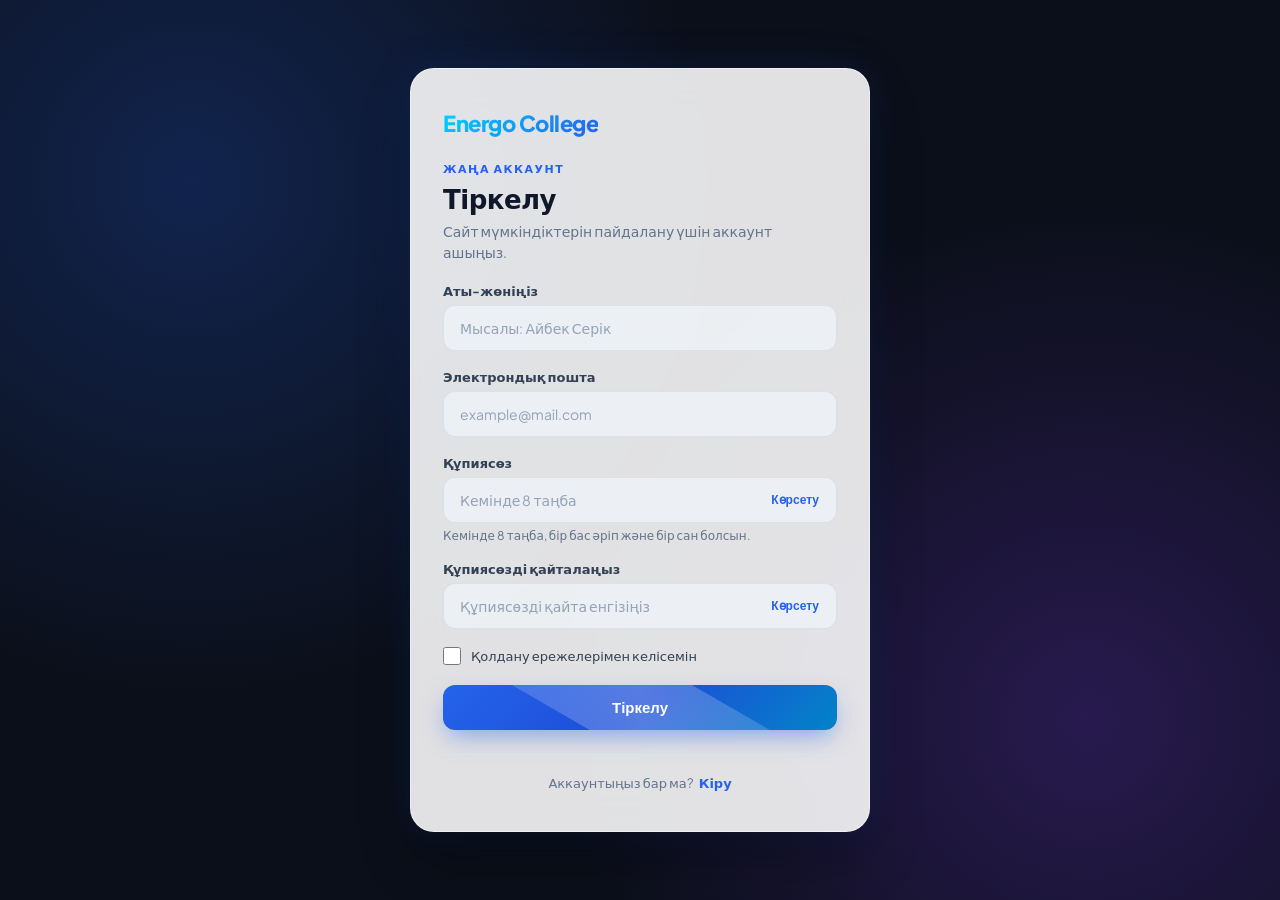
<file: aisulu/index.html>
<!DOCTYPE html>
<html lang="kk">
<head>
  <meta charset="UTF-8">
  <meta name="viewport" content="width=device-width, initial-scale=1.0">
  <title>Тіркелу</title>
  <link rel="stylesheet" href="aisulu.css">
  <script src="register.js" defer></script>
</head>
<body>
  <main class="register-page">
    <section class="register-card">
      <a class="logo" href="index.html">Energo College</a>
      <div class="heading">
        <p class="label">Жаңа аккаунт</p>
        <h1>Тіркелу</h1>
        <p>Сайт мүмкіндіктерін пайдалану үшін аккаунт ашыңыз.</p>
      </div>
      <form id="registerForm" action="../register/index.html" method="GET" novalidate>
        <div class="form-group">
          <label for="fullName">Аты-жөніңіз</label>
          <input
            id="fullName"
            name="fullName"
            type="text"
            placeholder="Мысалы: Айбек Серік"
            autocomplete="name"
          >
          <small class="error"></small>
        </div>
        <div class="form-group">
          <label for="email">Электрондық пошта</label>
          <input
            id="email"
            name="email"
            type="email"
            placeholder="example@mail.com"
            autocomplete="email"
          >
          <small class="error"></small>
        </div>
        <div class="form-group">
          <label for="password">Құпиясөз</label>
          <div class="password-box">
            <input
              id="password"
              name="password"
              type="password"
              placeholder="Кемінде 8 таңба"
              autocomplete="new-password"
            >
            <button
              class="show-password"
              type="button"
              data-target="password"
            >
              Көрсету
            </button>
          </div>
          <small class="hint">
            Кемінде 8 таңба, бір бас әріп және бір сан болсын.
          </small>
          <small class="error"></small>
        </div>
        <div class="form-group">
          <label for="confirmPassword">Құпиясөзді қайталаңыз</label>
          <div class="password-box">
            <input
              id="confirmPassword"
              name="confirmPassword"
              type="password"
              placeholder="Құпиясөзді қайта енгізіңіз"
              autocomplete="new-password"
            >
            <button
              class="show-password"
              type="button"
              data-target="confirmPassword"
            >
              Көрсету
            </button>
          </div>
          <small class="error"></small>
        </div>
        <label class="terms">
          <input id="terms" name="terms" type="checkbox">
          <span>Қолдану ережелерімен келісемін</span>
        </label>
        <small id="termsError" class="error"></small>
        <button class="submit-button" type="submit">
          Тіркелу
        </button>
        <p id="formMessage" class="form-message" aria-live="polite"></p>
      </form>
      <p class="login-link">
        Аккаунтыңыз бар ма?
        <a href="#">Кіру</a>
      </p>
    </section>
  </main>
</body>
</html>
</file>
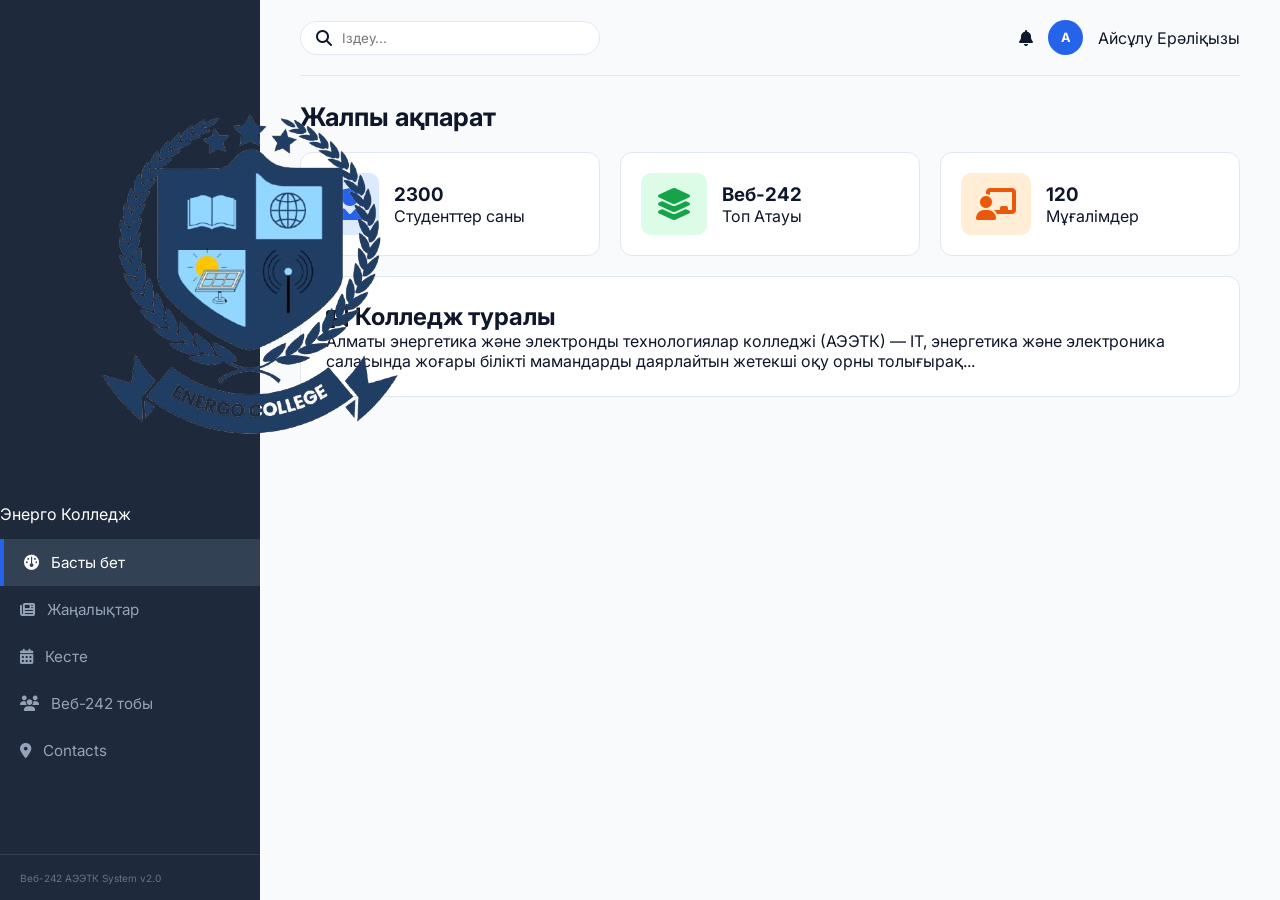
<file: register/index.html>
<!DOCTYPE html>
<html lang="kk">
<head>
    <meta charset="UTF-8">
    <meta name="viewport" content="width=device-width, initial-scale=1.0">
    <title>АЭЭТК | Басқару Панелі</title>
    <link href="https://fonts.googleapis.com/css2?family=Inter:wght@300;400;500;600;700&display=swap" rel="stylesheet">
    <link rel="stylesheet" href="https://cdnjs.cloudflare.com/ajax/libs/font-awesome/6.4.0/css/all.min.css">
    <link rel="stylesheet" href="ais.css">
</head>
<body>

<!-- СЕНДВИЧ МЕНЮ (САЙДБАР) -->
    <aside class="sidebar">
        <div class="sidebar-brand">
            <img src="Energo_colledg-removebg-preview.png" alt="Колледж логотипі" class="sidebar-logo">
            <span class="logo-text">Энерго Колледж</span>
        </div>
        <div class="sidebar-menu">
            <a onclick="openPage('dashboard')" class="menu-item active" id="menu-dashboard">
                <i class="fa-solid fa-gauge"></i> <span>Басты бет</span>
            </a>
            <a onclick="openPage('posts')" class="menu-item" id="menu-posts">
                <i class="fa-solid fa-newspaper"></i> <span>Жаңалықтар</span>
            </a>
            <a onclick="openPage('media')" class="menu-item" id="menu-media">
                <i class="fa-solid fa-calendar-days"></i> <span>Кесте</span>
            </a>
            <a onclick="openPage('users')" class="menu-item" id="menu-users">
                <i class="fa-solid fa-users"></i> <span>Веб-242 тобы</span>
            </a>
            <a onclick="openPage('settings')" class="menu-item" id="menu-settings">
                <i class="fa-solid fa-location-dot"></i> <span>Contacts</span>
            </a>
        </div>
        <div class="sidebar-footer">
            <small>Веб-242 АЭЭТК System v2.0</small>
        </div>
    </aside>

    <!-- НЕГІЗГІ МАЗМҰН АЙМАҒЫ -->
    <main class="main-content">
        <!-- ЖОҒАРҒЫ ХЕДЕР -->
        <header class="topheader">
            <div class="search-bar">
                <i class="fa-solid fa-magnifying-glass"></i>
                <input type="text" placeholder="Іздеу...">
            </div>
            <div class="user-profile">
                <i class="fa-solid fa-bell"></i>
                <div class="avatar">A</div>
                <span>Айсұлу Ерәліқызы</span>
            </div>
        </header>

        <!-- 1-БЕТ: DASHBOARD -->
        <div id="page-dashboard" class="page-content active-page">
            <h1 class="page-title">Жалпы ақпарат</h1>
            
            <div class="cards-grid">
                <div class="stat-card">
                    <i class="fa-solid fa-user-graduate card-icon blue"></i>
                    <div>
                        <h3>2300</h3>
                        <p>Студенттер саны</p>
                    </div>
                </div>
                <div class="stat-card">
                    <i class="fa-solid fa-layer-group card-icon green"></i>
                    <div>
                        <h3>Веб-242</h3>
                        <p>Топ Атауы</p>
                    </div>
                </div>
                <div class="stat-card">
                    <i class="fa-solid fa-chalkboard-user card-icon orange"></i>
                    <div>
                        <h3>120</h3>
                        <p>Мұғалімдер</p>
                    </div>
                </div>
            </div>

            <div class="content-box margin-top">
                <h2><i class="fa-solid fa-bullhorn"></i> Колледж туралы</h2>
                <p>Алматы энергетика және электронды технологиялар колледжі (АЭЭТК) — IT, энергетика және электроника саласында жоғары білікті мамандарды даярлайтын жетекші оқу орны толығырақ...</p>
            </div>
        </div>

        <!-- 2-БЕТ: POSTS (ЖАҢАЛЫҚТАР) -->
        <div id="page-posts" class="page-content">
            <h1 class="page-title"> Колледж жаңалықтары мен мақалалар</h1>
            <div class="posts-list">
                <article class="post-item">
                    <div class="post-badge">Жаңалық</div>
                    <h3>Веб-242 тобы жаңа семестрді бастады</h3>
                    <p>Барлық студенттер сабаққа толық қатысып, веб-программалау пәні бойынша жаңа жобаларды дайындауда.</p>
                    <small><i class="fa-regular fa-clock"></i> 2026 ж.</small>
                </article>
                <article class="post-item">
                    <div class="post-badge orange">Хабарландыру</div>
                    <h3>Хакатон конкурсына тіркелу басталды</h3>
                    <p>АЭЭТК студенттері арасында өтетін IT хакатонға өтінім қабылдануда. Жеңімпаздарға арнайы жүлделер қарастырылған.</p>
                    <small><i class="fa-regular fa-clock"></i> 2026 ж.</small>
                </article>
            </div>
        </div>

        <!-- 3-БЕТ: MEDIA (САБАҚ КЕСТЕСІ) -->
        <div id="page-media" class="page-content">
            <h1 class="page-title">Schedule — Сабақ кестесі</h1>
            
            <div class="day-tabs">
                <button class="tab-btn active" onclick="switchDay('mon', this)">Дүйсенбі</button>
                <button class="tab-btn" onclick="switchDay('tue', this)">Сейсенбі</button>
                <button class="tab-btn" onclick="switchDay('wed', this)">Сәрсенбі</button>
                <button class="tab-btn" onclick="switchDay('thu', this)">Бейсенбі</button>
                <button class="tab-btn" onclick="switchDay('fri', this)">Жұма</button>
            </div>

            <div class="content-box">
                <table class="custom-table">
                    <thead>
                        <tr>
                            <th>№</th>
                            <th>Уақыты</th>
                            <th>Пән атауы</th>
                            <th>Кабинет</th>
                        </tr>
                    </thead>
                    <tbody id="schedule-rows">
                        <!-- JS толтырады -->
                    </tbody>
                </table>
            </div>
        </div>

        <!-- 4-БЕТ: USERS (ВЕБ-242 ТОБЫ) -->
        <div id="page-users" class="page-content">
            <h1 class="page-title">Users — Топ құрамы (23 оқушы)</h1>
            
            <!-- Куратор -->
            <div class="curator-banner">
                <i class="fa-solid fa-user-shield curator-icon"></i>
                <div>
                    <small>ТОП КУРАТОРЫ</small>
                    <h2>Ахметова Айнұр Серікқызы</h2>
                    <p>IT және Веб-технологиялар кафедрасының оқытушысы</p>
                </div>
            </div>

            <!-- 23 оқушы тізімі -->
            <div class="users-grid" id="users-list">
                <!-- JS арқылы жүктеледі -->
            </div>
        </div>

        <!-- 5-БЕТ: SETTINGS (МЕКЕНЖАЙ ЖӘНЕ КАРТА) -->
        <div id="page-settings" class="page-content">
            <h1 class="page-title">Settings & Location — Мекенжай мен Карта</h1>
            
            <div class="content-box">
                <p><strong>Мекенжайымыз:</strong> Алматы қаласы, Жандосов көшесі, 65</p>
                <p><strong>Оқу орны:</strong> Алматы энергетика және электронды технологиялар колледжі</p>
            </div>

            <div class="map-container margin-top">
                <iframe 
                    src="https://www.google.com/maps/embed?pb=!1m18!1m12!1m3!1d2908.243572886477!2d76.87707337660682!3d43.20438188132488!2m3!1f0!2f0!3f0!3m2!1i1024!2i768!4f13.1!3m3!1m2!1s0x388369b52c03c5eb%3A0xd68d04279ab3d1a7!2z0YPQuy4g0JbQsNC90LTQvtGB0L7QstCwIDY1LCDQkNC70LzQsNGC0YkgMDUwMDM1!5e0!3m2!1skk!2skz!4v1700000000000!5m2!1skk!2skz" 
                    width="100%" 
                    height="400" 
                    style="border:0; border-radius: 12px;" 
                    allowfullscreen="" 
                    loading="lazy">
                </iframe>
            </div>
        </div>
    </main>

    <script src="ais.js"></script>
</body>
</html>
</file>
<file: aisulu/aisulu.css>
@import url('https://fonts.googleapis.com/css2?family=Plus+Jakarta+Sans:wght@400;500;600;700;800&display=swap');

:root {
  --primary-blue: #2563eb;
  --neon-blue: #00d2ff;
  --accent-purple: #7c3aed;
  --text-main: #0f172a;
  --text-muted: #64748b;
  --input-bg: rgba(241, 245, 249, 0.7);
  --error: #ef4444;
  --font-family: 'Plus Jakarta Sans', system-ui, -apple-system, sans-serif;
}

*, *::before, *::after {
  box-sizing: border-box;
  margin: 0;
  padding: 0;
}

body {
  font-family: var(--font-family);
  min-height: 100vh;
  display: flex;
  align-items: center;
  justify-content: center;
  padding: 30px 16px;
  background-color: #0b0f19;
  background-image: 
    radial-gradient(circle at 15% 20%, rgba(37, 99, 235, 0.35) 0%, transparent 40%),
    radial-gradient(circle at 85% 80%, rgba(124, 58, 237, 0.35) 0%, transparent 40%),
    radial-gradient(circle at 50% 50%, rgba(0, 210, 255, 0.15) 0%, transparent 60%);
  background-attachment: fixed;
  position: relative;
  overflow-x: hidden;
}

.register-page {
  width: 100%;
  max-width: 460px;
  margin: 0 auto;
  position: relative;
  z-index: 10;
}

.register-card {
  background: rgba(255, 255, 255, 0.88);
  backdrop-filter: blur(20px);
  -webkit-backdrop-filter: blur(20px);
  border: 1px solid rgba(255, 255, 255, 0.5);
  border-radius: 24px;
  padding: 40px 32px;
  box-shadow: 
    0 30px 60px -12px rgba(0, 0, 0, 0.4),
    0 0 40px rgba(37, 99, 235, 0.15);
  position: relative;
}

.logo {
  display: inline-flex;
  align-items: center;
  font-size: 24px;
  font-weight: 800;
  background: linear-gradient(135deg, #1e40af, #0284c7);
  background-clip: text;
  -webkit-text-fill-color: transparent;
  text-decoration: none;
  margin-bottom: 24px;
  letter-spacing: -0.5px;
}

.heading {
  margin-bottom: 26px;
}

.heading .label {
  font-size: 11px;
  font-weight: 800;
  text-transform: uppercase;
  color: var(--primary-blue);
  letter-spacing: 1.5px;
  margin-bottom: 4px;
}

.heading h1 {
  font-size: 30px;
  font-weight: 800;
  color: var(--text-main);
  letter-spacing: -0.5px;
  margin-bottom: 6px;
}

.heading p {
  font-size: 14px;
  color: var(--text-muted);
  line-height: 1.5;
}

.form-group {
  margin-bottom: 18px;
}

.form-group label {
  display: block;
  font-size: 13px;
  font-weight: 700;
  color: #334155;
  margin-bottom: 6px;
}

input[type="text"],
input[type="email"],
input[type="password"] {
  width: 100%;
  padding: 13px 16px;
  font-size: 14px;
  font-family: inherit;
  color: var(--text-main);
  background: var(--input-bg);
  border: 1.5px solid rgba(203, 213, 225, 0.6);
  border-radius: 12px;
  outline: none;
  transition: all 0.3s cubic-bezier(0.4, 0, 0.2, 1);
}

input[type="text"]::placeholder,
input[type="email"]::placeholder,
input[type="password"]::placeholder {
  color: #94a3b8;
}

input[type="text"]:focus,
input[type="email"]:focus,
input[type="password"]:focus {
  background: #ffffff;
  border-color: var(--primary-blue);
  box-shadow: 0 0 0 4px rgba(37, 99, 235, 0.15), 0 0 20px rgba(0, 210, 255, 0.2);
}

.password-box {
  position: relative;
  display: flex;
  align-items: center;
}

.password-box input {
  padding-right: 85px;
}

.show-password {
  position: absolute;
  right: 8px;
  background: transparent;
  border: none;
  color: var(--primary-blue);
  font-size: 12px;
  font-weight: 700;
  padding: 6px 10px;
  cursor: pointer;
  border-radius: 8px;
  transition: background-color 0.2s ease;
}

.show-password:hover {
  background-color: rgba(37, 99, 235, 0.1);
}

.hint {
  display: block;
  font-size: 12px;
  color: var(--text-muted);
  margin-top: 5px;
}

.error {
  display: block;
  font-size: 12px;
  color: var(--error);
  margin-top: 4px;
}

.terms {
  display: flex;
  align-items: center;
  gap: 10px;
  font-size: 13px;
  color: #334155;
  cursor: pointer;
  margin: 16px 0 8px 0;
  user-select: none;
}

.terms input[type="checkbox"] {
  width: 18px;
  height: 18px;
  accent-color: var(--primary-blue);
  cursor: pointer;
  border-radius: 4px;
}

.submit-button {
  position: relative;
  width: 100%;
  padding: 14px;
  font-size: 15px;
  font-weight: 700;
  color: #ffffff;
  background: linear-gradient(135deg, #2563eb 0%, #1d4ed8 50%, #0284c7 100%);
  border: none;
  border-radius: 12px;
  cursor: pointer;
  margin-top: 12px;
  box-shadow: 0 10px 25px -5px rgba(37, 99, 235, 0.5);
  transition: all 0.3s ease;
  overflow: hidden;
}

.submit-button::after {
  content: '';
  position: absolute;
  top: -50%;
  left: -50%;
  width: 200%;
  height: 200%;
  background: linear-gradient(60deg, transparent, rgba(255, 255, 255, 0.25), transparent);
  transform: rotate(30deg);
  transition: all 0.6s ease;
}

.submit-button:hover {
  transform: translateY(-2px);
  box-shadow: 0 15px 30px -5px rgba(37, 99, 235, 0.6);
}

.submit-button:hover::after {
  left: 100%;
}

.submit-button:active {
  transform: translateY(0);
}

.form-message {
  font-size: 13px;
  text-align: center;
  margin-top: 12px;
}

.login-link {
  text-align: center;
  font-size: 13px;
  color: var(--text-muted);
  margin-top: 24px;
  padding-top: 20px;
  border-top: 1px solid rgba(226, 232, 240, 0.8);
}

.login-link a {
  color: var(--primary-blue);
  font-weight: 700;
  text-decoration: none;
  margin-left: 4px;
}

.login-link a:hover {
  text-decoration: underline;
}

@media (max-width: 480px) {
  .register-card {
    padding: 28px 20px;
    border-radius: 20px;
  }
}

@import url('https://fonts.googleapis.com/css2?family=Plus+Jakarta+Sans:wght@400;500;600;700;800&display=swap');

:root {
  --primary-blue: #2563eb;
  --neon-blue: #00d2ff;
  --accent-purple: #7c3aed;
  --text-main: #0f172a;
  --text-muted: #64748b;
  --input-bg: rgba(241, 245, 249, 0.7);
  --error: #ef4444;
  --font-family: 'Plus Jakarta Sans', system-ui, -apple-system, sans-serif;
}

*, *::before, *::after {
  box-sizing: border-box;
  margin: 0;
  padding: 0;
}

body {
  font-family: var(--font-family);
  min-height: 100vh;
  background-color: #0b0f19;
  background-image: 
    radial-gradient(circle at 15% 20%, rgba(37, 99, 235, 0.25) 0%, transparent 40%),
    radial-gradient(circle at 85% 80%, rgba(124, 58, 237, 0.25) 0%, transparent 40%);
  background-attachment: fixed;
  color: var(--text-main);
}

/* Dashboard Layout */
.dashboard-layout {
  display: flex;
  min-height: 100vh;
}

/* Sidebar Styling (Сол жақ мәзір) */
.sidebar {
  width: 280px;
  background: rgba(11, 15, 25, 0.95);
  backdrop-filter: blur(15px);
  border-right: 1px solid rgba(255, 255, 255, 0.1);
  display: flex;
  flex-direction: column;
  position: fixed;
  top: 0;
  bottom: 0;
  left: 0;
  padding: 25px 20px;
  z-index: 100;
}

.sidebar-brand {
  margin-bottom: 30px;
}

.logo {
  font-size: 22px;
  font-weight: 800;
  background: linear-gradient(135deg, #00d2ff, #2563eb);
  -webkit-background-clip: text;
  -webkit-text-fill-color: transparent;
  text-decoration: none;
}

.sidebar-nav {
  display: flex;
  flex-direction: column;
  gap: 10px;
  flex: 1;
}

.nav-btn {
  display: flex;
  align-items: center;
  gap: 12px;
  width: 100%;
  padding: 12px 16px;
  background: transparent;
  border: none;
  color: #94a3b8;
  font-size: 14px;
  font-weight: 600;
  font-family: inherit;
  border-radius: 12px;
  cursor: pointer;
  text-align: left;
  transition: all 0.3s ease;
}

.nav-btn:hover {
  background: rgba(255, 255, 255, 0.05);
  color: #ffffff;
}

.nav-btn.active {
  background: var(--primary-blue);
  color: #ffffff;
  box-shadow: 0 8px 20px rgba(37, 99, 235, 0.4);
}

.nav-btn.highlight {
  color: var(--neon-blue);
}

.nav-btn.highlight.active {
  color: #ffffff;
}

.sidebar-footer {
  padding-top: 15px;
  border-top: 1px solid rgba(255, 255, 255, 0.1);
}

.btn-logout {
  display: block;
  background: rgba(239, 68, 68, 0.15);
  color: var(--error);
  padding: 10px;
  border-radius: 10px;
  text-decoration: none;
  font-weight: 700;
  font-size: 13px;
  text-align: center;
  transition: background 0.3s;
}

.btn-logout:hover {
  background: rgba(239, 68, 68, 0.3);
}

/* Main Content Area */
.main-content {
  margin-left: 280px;
  flex: 1;
  padding: 30px;
}

.tab-content {
  display: none; /* Әдепкіде барлық бөлім жабық болады */
}

.tab-content.active {
  display: block; /* Тек активті бөлім ашылады */
}

/* Main Card */
.main-card {
  background: rgba(255, 255, 255, 0.92);
  backdrop-filter: blur(20px);
  border: 1px solid rgba(255, 255, 255, 0.5);
  border-radius: 24px;
  padding: 32px;
  box-shadow: 0 20px 40px rgba(0, 0, 0, 0.3);
}

.heading {
  margin-bottom: 20px;
}

.heading .label {
  font-size: 11px;
  font-weight: 800;
  text-transform: uppercase;
  color: var(--primary-blue);
  letter-spacing: 1.5px;
  margin-bottom: 4px;
}

.heading .label.yellow {
  color: #d97706;
}

.heading h1, .heading h2 {
  font-size: 26px;
  font-weight: 800;
  color: var(--text-main);
}

.description {
  font-size: 14px;
  color: var(--text-muted);
  line-height: 1.6;
  margin-bottom: 20px;
}

/* Info Details Grid (Директор т.б) */
.info-details-grid {
  display: grid;
  grid-template-columns: repeat(auto-fit, minmax(220px, 1fr));
  gap: 15px;
  margin-bottom: 20px;
}

.info-box {
  background: var(--input-bg);
  padding: 16px;
  border-radius: 14px;
  border-left: 4px solid var(--primary-blue);
}

.info-box h4 {
  font-size: 13px;
  color: var(--text-muted);
  margin-bottom: 6px;
}

.info-box p {
  font-size: 15px;
  color: var(--text-main);
}

.info-box small {
  font-size: 11px;
  color: var(--text-muted);
}

/* Stats */
.stats-grid {
  display: grid;
  grid-template-columns: repeat(3, 1fr);
  gap: 15px;
  margin-top: 15px;
}

.stat-box {
  background: var(--input-bg);
  padding: 16px;
  border-radius: 14px;
  text-align: center;
}

.stat-box h3 {
  color: var(--primary-blue);
  font-size: 22px;
  font-weight: 800;
}

.stat-box p {
  font-size: 12px;
  color: var(--text-muted);
}

/* Table */
.table-responsive {
  overflow-x: auto;
}

.schedule-table {
  width: 100%;
  border-collapse: collapse;
  font-size: 13px;
}

.schedule-table th, .schedule-table td {
  padding: 12px 16px;
  text-align: left;
  border-bottom: 1px solid rgba(203, 213, 225, 0.6);
}

.schedule-table th {
  background: rgba(37, 99, 235, 0.08);
  color: var(--text-main);
  font-weight: 700;
}

/* Users Section */
.users-grid {
  display: flex;
  flex-direction: column;
  gap: 12px;
}

.user-item {
  display: flex;
  align-items: center;
  gap: 14px;
  background: var(--input-bg);
  padding: 12px 16px;
  border-radius: 12px;
}

.avatar {
  width: 40px;
  height: 40px;
  border-radius: 50%;
  background: linear-gradient(135deg, var(--primary-blue), var(--neon-blue));
  color: #fff;
  display: flex;
  align-items: center;
  justify-content: center;
  font-weight: 700;
}

.user-info h4 {
  font-size: 14px;
}

.user-info p {
  font-size: 12px;
  color: var(--text-muted);
}

/* Tools */
.tools-grid {
  display: grid;
  grid-template-columns: repeat(auto-fit, minmax(220px, 1fr));
  gap: 15px;
}

.tool-card {
  background: var(--input-bg);
  padding: 18px;
  border-radius: 14px;
}

.tool-card h3 {
  font-size: 15px;
  margin-bottom: 6px;
}

.tool-card p {
  font-size: 12px;
  color: var(--text-muted);
  margin-bottom: 14px;
}

.btn-action {
  background: var(--primary-blue);
  color: #fff;
  border: none;
  padding: 8px 16px;
  border-radius: 8px;
  font-size: 12px;
  font-weight: 700;
  cursor: pointer;
}

/* Mobile responsive */
@media (max-width: 768px) {
  .dashboard-layout {
    flex-direction: column;
  }
  .sidebar {
    width: 100%;
    position: relative;
    height: auto;
  }
  .main-content {
    margin-left: 0;
  }
}

/* Колледж ақпараттық блоктарының стилі */
.info-details-grid {
  display: grid;
  grid-template-columns: repeat(auto-fit, minmax(200px, 1fr));
  gap: 15px;
  margin: 20px 0;
}

.info-box {
  background: rgba(241, 245, 249, 0.8);
  padding: 16px;
  border-radius: 12px;
  border-left: 4px solid var(--primary-blue);
  text-align: left;
}

.info-box h4 {
  font-size: 13px;
  color: var(--text-muted);
  margin-bottom: 4px;
}

.info-box p {
  font-size: 14px;
  color: var(--text-main);
}

.info-box small {
  font-size: 11px;
  color: #64748b;
  display: block;
  margin-top: 4px;
}
</file>
<file: register/ais.css>
:root {
    --sidebar-bg: #1e293b;
    --sidebar-hover: #334155;
    --primary: #2563eb;
    --accent: #0284c7;
    --bg-light: #f8fafc;
    --card-bg: #ffffff;
    --text-main: #0f172a;
    --text-muted: #64748b;
    --border-color: #e2e8f0;
}

* {
    margin: 0;
    padding: 0;
    box-sizing: border-box;
    font-family: 'Inter', sans-serif;
}

body {
    display: flex;
    background-color: var(--bg-light);
    color: var(--text-main);
    min-height: 100vh;
}

/* САЙДБАР (СЕНДВИЧ/СУРЕТТЕГІДЕЙ) */
.sidebar {
    width: 260px;
    background-color: var(--sidebar-bg);
    color: #fff;
    display: flex;
    flex-direction: column;
    justify-content: space-between;
    position: fixed;
    height: 100vh;
}

.sidebar-header {
    padding: 20px;
    display: flex;
    align-items: center;
    gap: 12px;
    border-bottom: 1px solid rgba(255, 255, 255, 0.1);
}

.logo-icon {
    font-size: 1.5rem;
    color: #38bdf8;
}

.sidebar-menu {
    display: flex;
    flex-direction: column;
    padding: 15px 0;
    flex-grow: 1;
}

.menu-item {
    padding: 14px 20px;
    color: #94a3b8;
    text-decoration: none;
    display: flex;
    align-items: center;
    gap: 12px;
    font-size: 0.95rem;
    cursor: pointer;
    transition: 0.2s;
}

.menu-item:hover, .menu-item.active {
    background-color: var(--sidebar-hover);
    color: #fff;
    border-left: 4px solid var(--primary);
}

.sidebar-footer {
    padding: 15px 20px;
    font-size: 0.75rem;
    color: #64748b;
    border-top: 1px solid rgba(255, 255, 255, 0.1);
}

/* НЕГІЗГІ МАЗМҰН */
.main-content {
    margin-left: 260px;
    flex-grow: 1;
    padding: 20px 40px;
}

.topheader {
    display: flex;
    justify-content: space-between;
    align-items: center;
    padding-bottom: 20px;
    border-bottom: 1px solid var(--border-color);
    margin-bottom: 25px;
}

.search-bar {
    background: #fff;
    padding: 8px 15px;
    border-radius: 20px;
    border: 1px solid var(--border-color);
    display: flex;
    align-items: center;
    gap: 10px;
    width: 300px;
}

.search-bar input {
    border: none;
    outline: none;
    width: 100%;
}

.user-profile {
    display: flex;
    align-items: center;
    gap: 15px;
}

.avatar {
    width: 35px;
    height: 35px;
    background: var(--primary);
    color: #fff;
    border-radius: 50%;
    display: flex;
    align-items: center;
    justify-content: center;
    font-weight: bold;
    font-size: 0.8rem;
}

/* БЕТТЕР (PAGES) */
.page-content {
    display: none;
}

.page-content.active-page {
    display: block;
    animation: fadeIn 0.3s ease;
}

@keyframes fadeIn {
    from { opacity: 0; transform: translateY(5px); }
    to { opacity: 1; transform: translateY(0); }
}

.page-title {
    font-size: 1.6rem;
    margin-bottom: 20px;
}

/* КАРТОЧКАЛАР СТИЛІ */
.cards-grid {
    display: grid;
    grid-template-columns: repeat(auto-fit, minmax(220px, 1fr));
    gap: 20px;
}

.stat-card {
    background: var(--card-bg);
    padding: 20px;
    border-radius: 12px;
    border: 1px solid var(--border-color);
    display: flex;
    align-items: center;
    gap: 15px;
}

.card-icon {
    font-size: 2rem;
    padding: 15px;
    border-radius: 10px;
}

.card-icon.blue { background: #dbeafe; color: #2563eb; }
.card-icon.green { background: #dcfce7; color: #16a34a; }
.card-icon.orange { background: #ffedd5; color: #ea580c; }

.content-box {
    background: var(--card-bg);
    padding: 25px;
    border-radius: 12px;
    border: 1px solid var(--border-color);
}

.margin-top {
    margin-top: 20px;
}

/* КЕСТЕ ЖӘНЕ ТАБТАР */
.day-tabs {
    display: flex;
    gap: 10px;
    margin-bottom: 15px;
}

.tab-btn {
    padding: 8px 16px;
    background: #e2e8f0;
    border: none;
    border-radius: 8px;
    cursor: pointer;
    font-weight: 500;
}

.tab-btn.active {
    background: var(--primary);
    color: #fff;
}

.custom-table {
    width: 100%;
    border-collapse: collapse;
}

.custom-table th, .custom-table td {
    padding: 12px;
    text-align: left;
    border-bottom: 1px solid var(--border-color);
}

/* ПOSTS (ЖАҢАЛЫҚТАР) */
.posts-list {
    display: flex;
    flex-direction: column;
    gap: 15px;
}

.post-item {
    background: var(--card-bg);
    padding: 20px;
    border-radius: 12px;
    border: 1px solid var(--border-color);
}

.post-badge {
    display: inline-block;
    padding: 4px 10px;
    background: #dbeafe;
    color: #2563eb;
    border-radius: 6px;
    font-size: 0.75rem;
    font-weight: bold;
    margin-bottom: 10px;
}

.post-badge.orange {
    background: #ffedd5;
    color: #ea580c;
}

/* СТУДЕНТТЕР ТІЗІМІ */
.curator-banner {
    background: linear-gradient(135deg, #2563eb, #1d4ed8);
    color: #fff;
    padding: 20px;
    border-radius: 12px;
    display: flex;
    align-items: center;
    gap: 20px;
    margin-bottom: 25px;
}

.curator-icon {
    font-size: 3rem;
}

.users-grid {
    display: grid;
    grid-template-columns: repeat(auto-fill, minmax(200px, 1fr));
    gap: 15px;
}

.user-card {
    background: var(--card-bg);
    padding: 15px;
    border-radius: 10px;
    border: 1px solid var(--border-color);
    display: flex;
    align-items: center;
    gap: 12px;
}

.user-num {
    background: #f1f5f9;
    color: var(--primary);
    font-weight: bold;
    width: 28px;
    height: 28px;
    border-radius: 50%;
    display: flex;
    align-items: center;
    justify-content: center;
    font-size: 0.8rem;
}
</file>
